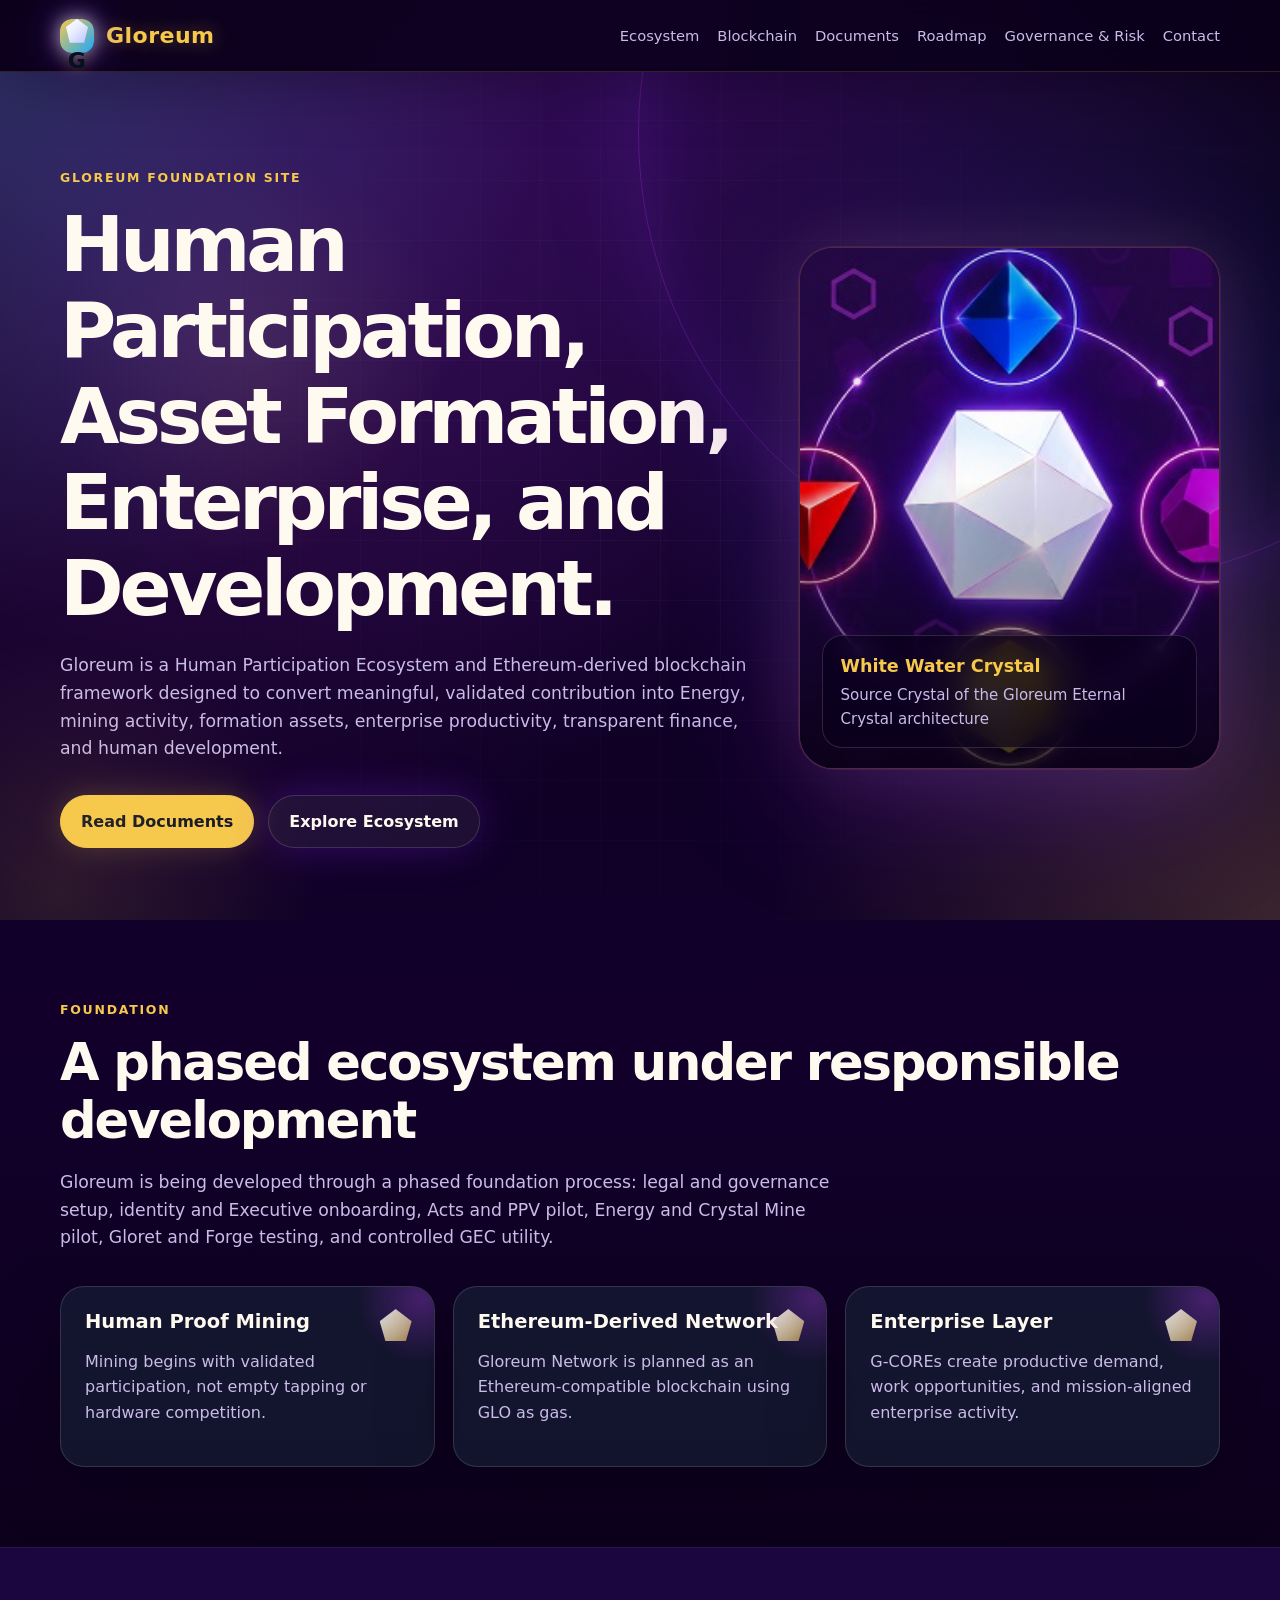
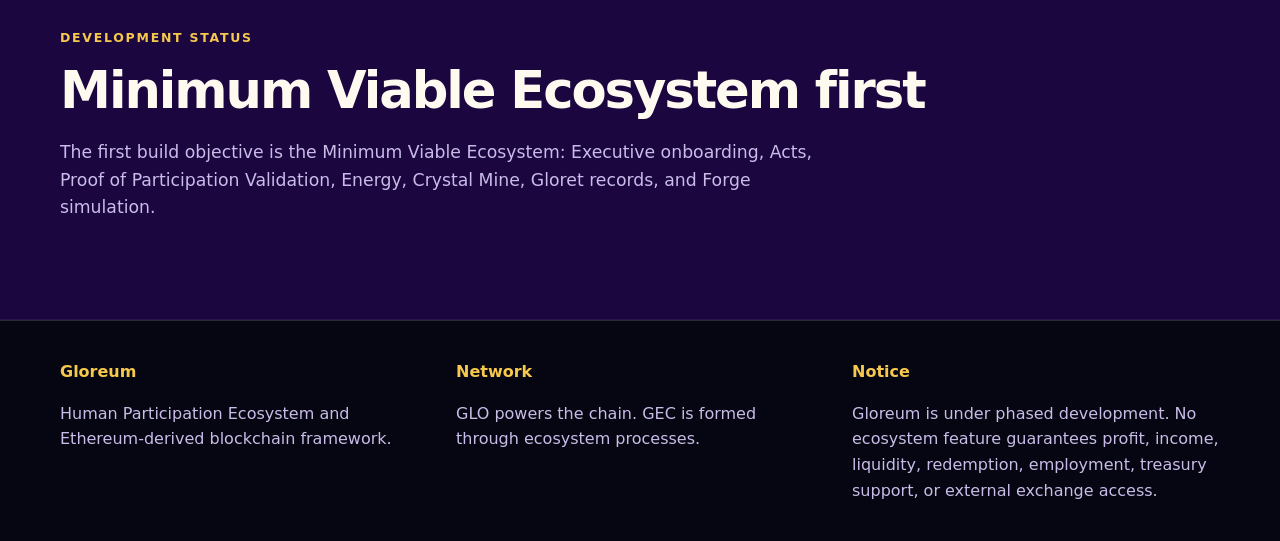
<file: index.html>
<!DOCTYPE html>
<html lang="en">
<head>
  <meta charset="UTF-8" />
  <meta name="viewport" content="width=device-width, initial-scale=1.0" />
  <title>Gloreum | Human Participation Ecosystem</title>
  <meta name="description" content="Gloreum is a Human Participation Ecosystem and Ethereum-derived blockchain framework for participation, asset formation, enterprise, transparent finance, and development." />
  <link rel="stylesheet" href="styles.css" />
</head>
<body>
  <header class="site-header">
    <div class="container nav">
      <a class="brand" href="index.html">
        <span class="brand-mark">G</span>
        <span>Gloreum</span>
      </a>

      <nav>
        <a href="ecosystem.html">Ecosystem</a>
        <a href="blockchain.html">Blockchain</a>
        <a href="documents.html">Documents</a>
        <a href="roadmap.html">Roadmap</a>
        <a href="governance-risk.html">Governance & Risk</a>
        <a href="contact.html">Contact</a>
      </nav>
    </div>
  </header>

  <main>
    <section class="hero">
      <div class="container hero-grid">
        <div>
          <p class="eyebrow">Gloreum Foundation Site</p>
          <h1>Human Participation, Asset Formation, Enterprise, and Development.</h1>
          <p class="hero-text">
            Gloreum is a Human Participation Ecosystem and Ethereum-derived blockchain framework
            designed to convert meaningful, validated contribution into Energy, mining activity,
            formation assets, enterprise productivity, transparent finance, and human development.
          </p>

          <div class="hero-actions">
            <a class="button primary" href="documents.html">Read Documents</a>
            <a class="button secondary" href="ecosystem.html">Explore Ecosystem</a>
          </div>
        </div>

        <div class="hero-visual">
  <img src="assets/gloreum-crystal-hero.jpg" alt="Gloreum White Water Crystal and Eternal Crystal orbit" />
  <div class="hero-visual-caption">
    <strong>White Water Crystal</strong>
    <span>Source Crystal of the Gloreum Eternal Crystal architecture</span>
  </div>
        </div>
      </div>
    </section>

    <section class="section">
      <div class="container">
        <p class="eyebrow">Foundation</p>
        <h2>A phased ecosystem under responsible development</h2>
        <p class="section-intro">
          Gloreum is being developed through a phased foundation process: legal and governance setup,
          identity and Executive onboarding, Acts and PPV pilot, Energy and Crystal Mine pilot,
          Gloret and Forge testing, and controlled GEC utility.
        </p>

        <div class="cards">
          <article class="card">
            <h3>Human Proof Mining</h3>
            <p>Mining begins with validated participation, not empty tapping or hardware competition.</p>
          </article>
          <article class="card">
            <h3>Ethereum-Derived Network</h3>
            <p>Gloreum Network is planned as an Ethereum-compatible blockchain using GLO as gas.</p>
          </article>
          <article class="card">
            <h3>Enterprise Layer</h3>
            <p>G-COREs create productive demand, work opportunities, and mission-aligned enterprise activity.</p>
          </article>
        </div>
      </div>
    </section>

    <section class="section alt">
      <div class="container">
        <p class="eyebrow">Development Status</p>
        <h2>Minimum Viable Ecosystem first</h2>
        <p class="section-intro">
          The first build objective is the Minimum Viable Ecosystem: Executive onboarding,
          Acts, Proof of Participation Validation, Energy, Crystal Mine, Gloret records,
          and Forge simulation.
        </p>
      </div>
    </section>
  </main>

  <footer class="site-footer">
    <div class="container footer-grid">
      <div>
        <strong>Gloreum</strong>
        <p>Human Participation Ecosystem and Ethereum-derived blockchain framework.</p>
      </div>
      <div>
        <strong>Network</strong>
        <p>GLO powers the chain. GEC is formed through ecosystem processes.</p>
      </div>
      <div>
        <strong>Notice</strong>
        <p>Gloreum is under phased development. No ecosystem feature guarantees profit, income, liquidity, redemption, employment, treasury support, or external exchange access.</p>
      </div>
    </div>
  </footer>
</body>
</html>
</file>
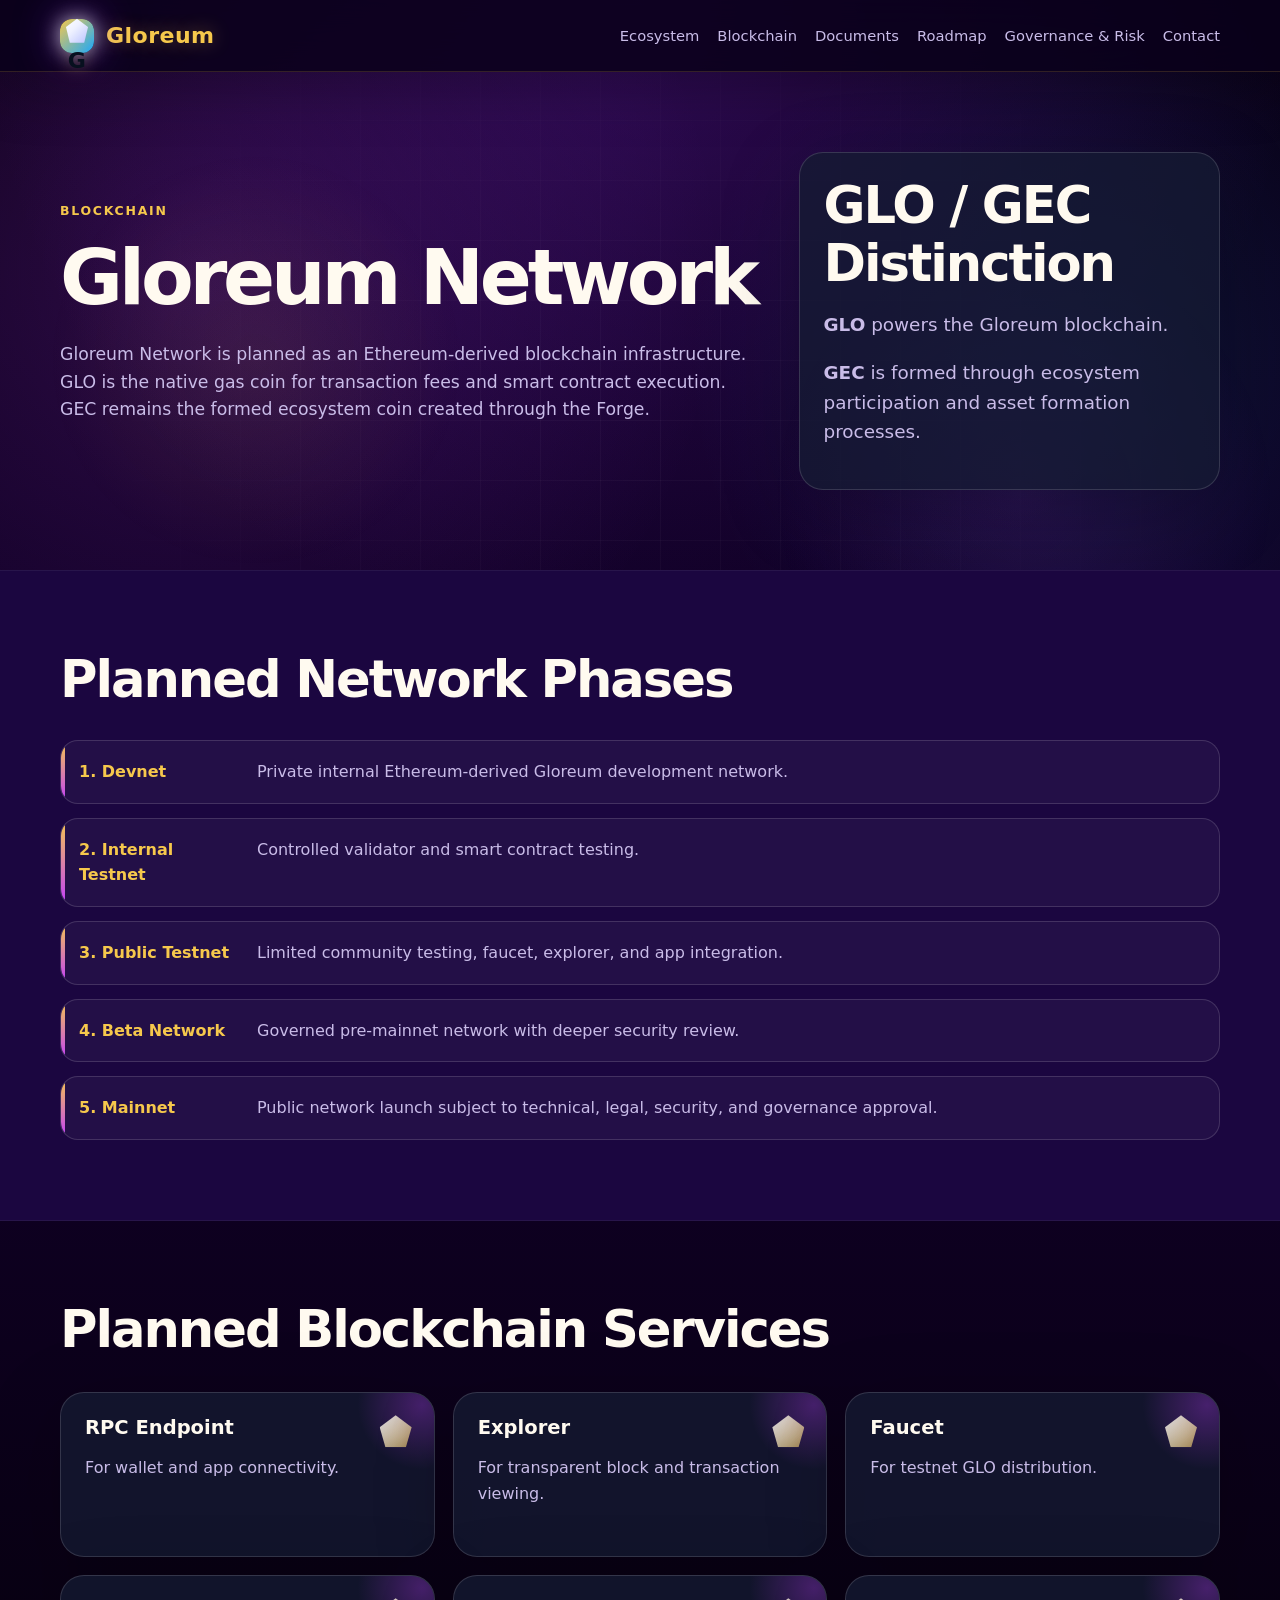
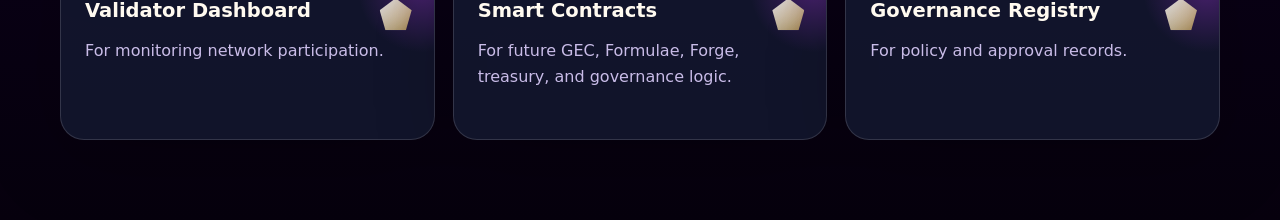
<file: blockchain.html>
<!DOCTYPE html>
<html lang="en">
<head>
  <meta charset="UTF-8" />
  <meta name="viewport" content="width=device-width, initial-scale=1.0" />
  <title>Gloreum Blockchain</title>
  <link rel="stylesheet" href="styles.css" />
</head>
<body>
  <header class="site-header">
    <div class="container nav">
      <a class="brand" href="index.html"><span class="brand-mark">G</span><span>Gloreum</span></a>
      <nav>
        <a href="ecosystem.html">Ecosystem</a>
        <a href="blockchain.html">Blockchain</a>
        <a href="documents.html">Documents</a>
        <a href="roadmap.html">Roadmap</a>
        <a href="governance-risk.html">Governance & Risk</a>
        <a href="contact.html">Contact</a>
      </nav>
    </div>
  </header>

  <main>
    <section class="section">
      <div class="container two-col">
        <div>
          <p class="eyebrow">Blockchain</p>
          <h1>Gloreum Network</h1>
          <p class="hero-text">
            Gloreum Network is planned as an Ethereum-derived blockchain infrastructure.
            GLO is the native gas coin for transaction fees and smart contract execution.
            GEC remains the formed ecosystem coin created through the Forge.
          </p>
        </div>

        <div class="hero-card">
          <h2>GLO / GEC Distinction</h2>
          <p><strong>GLO</strong> powers the Gloreum blockchain.</p>
          <p><strong>GEC</strong> is formed through ecosystem participation and asset formation processes.</p>
        </div>
      </div>
    </section>

    <section class="section alt">
      <div class="container">
        <h2>Planned Network Phases</h2>
        <div class="timeline">
          <div><strong>1. Devnet</strong><span>Private internal Ethereum-derived Gloreum development network.</span></div>
          <div><strong>2. Internal Testnet</strong><span>Controlled validator and smart contract testing.</span></div>
          <div><strong>3. Public Testnet</strong><span>Limited community testing, faucet, explorer, and app integration.</span></div>
          <div><strong>4. Beta Network</strong><span>Governed pre-mainnet network with deeper security review.</span></div>
          <div><strong>5. Mainnet</strong><span>Public network launch subject to technical, legal, security, and governance approval.</span></div>
        </div>
      </div>
    </section>

    <section class="section">
      <div class="container">
        <h2>Planned Blockchain Services</h2>
        <div class="cards">
          <article class="card"><h3>RPC Endpoint</h3><p>For wallet and app connectivity.</p></article>
          <article class="card"><h3>Explorer</h3><p>For transparent block and transaction viewing.</p></article>
          <article class="card"><h3>Faucet</h3><p>For testnet GLO distribution.</p></article>
          <article class="card"><h3>Validator Dashboard</h3><p>For monitoring network participation.</p></article>
          <article class="card"><h3>Smart Contracts</h3><p>For future GEC, Formulae, Forge, treasury, and governance logic.</p></article>
          <article class="card"><h3>Governance Registry</h3><p>For policy and approval records.</p></article>
        </div>
      </div>
    </section>
  </main>
</body>
</html>
</file>
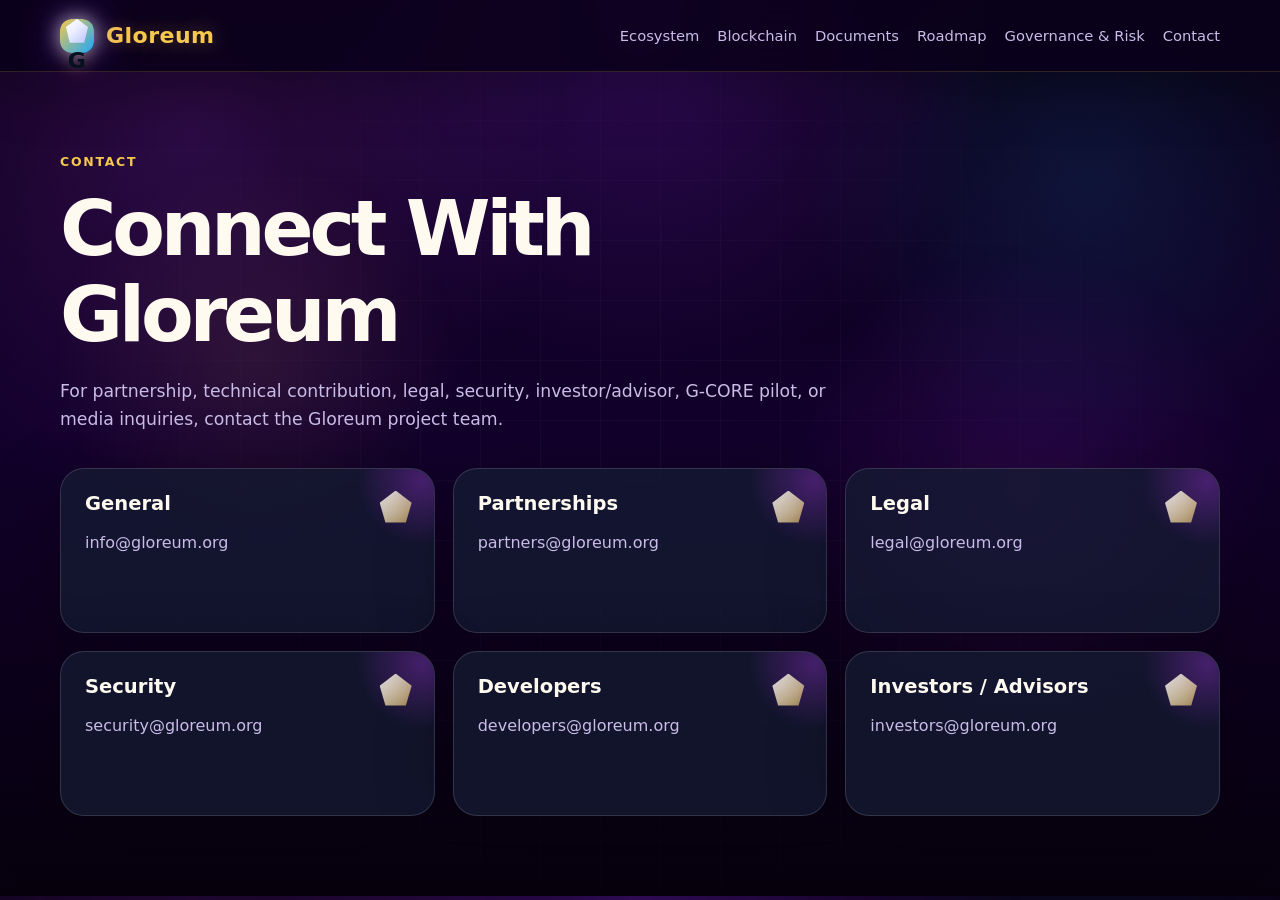
<file: contact.html>
<!DOCTYPE html>
<html lang="en">
<head>
  <meta charset="UTF-8" />
  <meta name="viewport" content="width=device-width, initial-scale=1.0" />
  <title>Contact Gloreum</title>
  <link rel="stylesheet" href="styles.css" />
</head>
<body>
  <header class="site-header">
    <div class="container nav">
      <a class="brand" href="index.html"><span class="brand-mark">G</span><span>Gloreum</span></a>
      <nav>
        <a href="ecosystem.html">Ecosystem</a>
        <a href="blockchain.html">Blockchain</a>
        <a href="documents.html">Documents</a>
        <a href="roadmap.html">Roadmap</a>
        <a href="governance-risk.html">Governance & Risk</a>
        <a href="contact.html">Contact</a>
      </nav>
    </div>
  </header>

  <main>
    <section class="section">
      <div class="container">
        <p class="eyebrow">Contact</p>
        <h1>Connect With Gloreum</h1>
        <p class="hero-text">
          For partnership, technical contribution, legal, security, investor/advisor,
          G-CORE pilot, or media inquiries, contact the Gloreum project team.
        </p>

        <div class="cards">
          <article class="card"><h3>General</h3><p>info@gloreum.org</p></article>
          <article class="card"><h3>Partnerships</h3><p>partners@gloreum.org</p></article>
          <article class="card"><h3>Legal</h3><p>legal@gloreum.org</p></article>
          <article class="card"><h3>Security</h3><p>security@gloreum.org</p></article>
          <article class="card"><h3>Developers</h3><p>developers@gloreum.org</p></article>
          <article class="card"><h3>Investors / Advisors</h3><p>investors@gloreum.org</p></article>
        </div>
      </div>
    </section>
  </main>
</body>
</html>
</file>
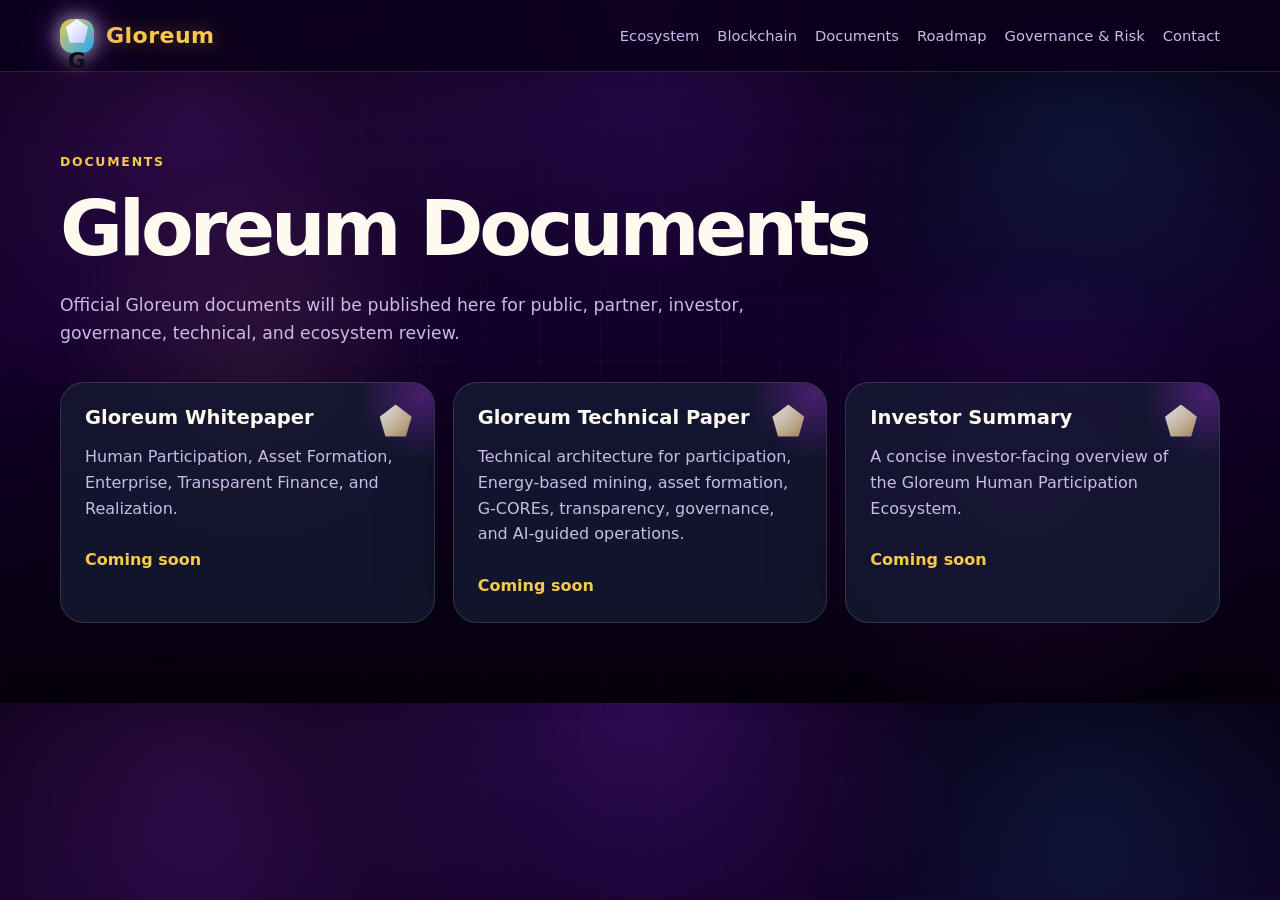
<file: documents.html>
<!DOCTYPE html>
<html lang="en">
<head>
  <meta charset="UTF-8" />
  <meta name="viewport" content="width=device-width, initial-scale=1.0" />
  <title>Gloreum Documents</title>
  <link rel="stylesheet" href="styles.css" />
</head>
<body>
  <header class="site-header">
    <div class="container nav">
      <a class="brand" href="index.html"><span class="brand-mark">G</span><span>Gloreum</span></a>
      <nav>
        <a href="ecosystem.html">Ecosystem</a>
        <a href="blockchain.html">Blockchain</a>
        <a href="documents.html">Documents</a>
        <a href="roadmap.html">Roadmap</a>
        <a href="governance-risk.html">Governance & Risk</a>
        <a href="contact.html">Contact</a>
      </nav>
    </div>
  </header>

  <main>
    <section class="section">
      <div class="container">
        <p class="eyebrow">Documents</p>
        <h1>Gloreum Documents</h1>
        <p class="hero-text">
          Official Gloreum documents will be published here for public, partner, investor,
          governance, technical, and ecosystem review.
        </p>

        <div class="cards three">
          <article class="card">
            <h3>Gloreum Whitepaper</h3>
            <p>Human Participation, Asset Formation, Enterprise, Transparent Finance, and Realization.</p>
            <a href="#">Coming soon</a>
          </article>
          <article class="card">
            <h3>Gloreum Technical Paper</h3>
            <p>Technical architecture for participation, Energy-based mining, asset formation, G-COREs, transparency, governance, and AI-guided operations.</p>
            <a href="#">Coming soon</a>
          </article>
          <article class="card">
            <h3>Investor Summary</h3>
            <p>A concise investor-facing overview of the Gloreum Human Participation Ecosystem.</p>
            <a href="#">Coming soon</a>
          </article>
        </div>
      </div>
    </section>
  </main>
</body>
</html>
</file>
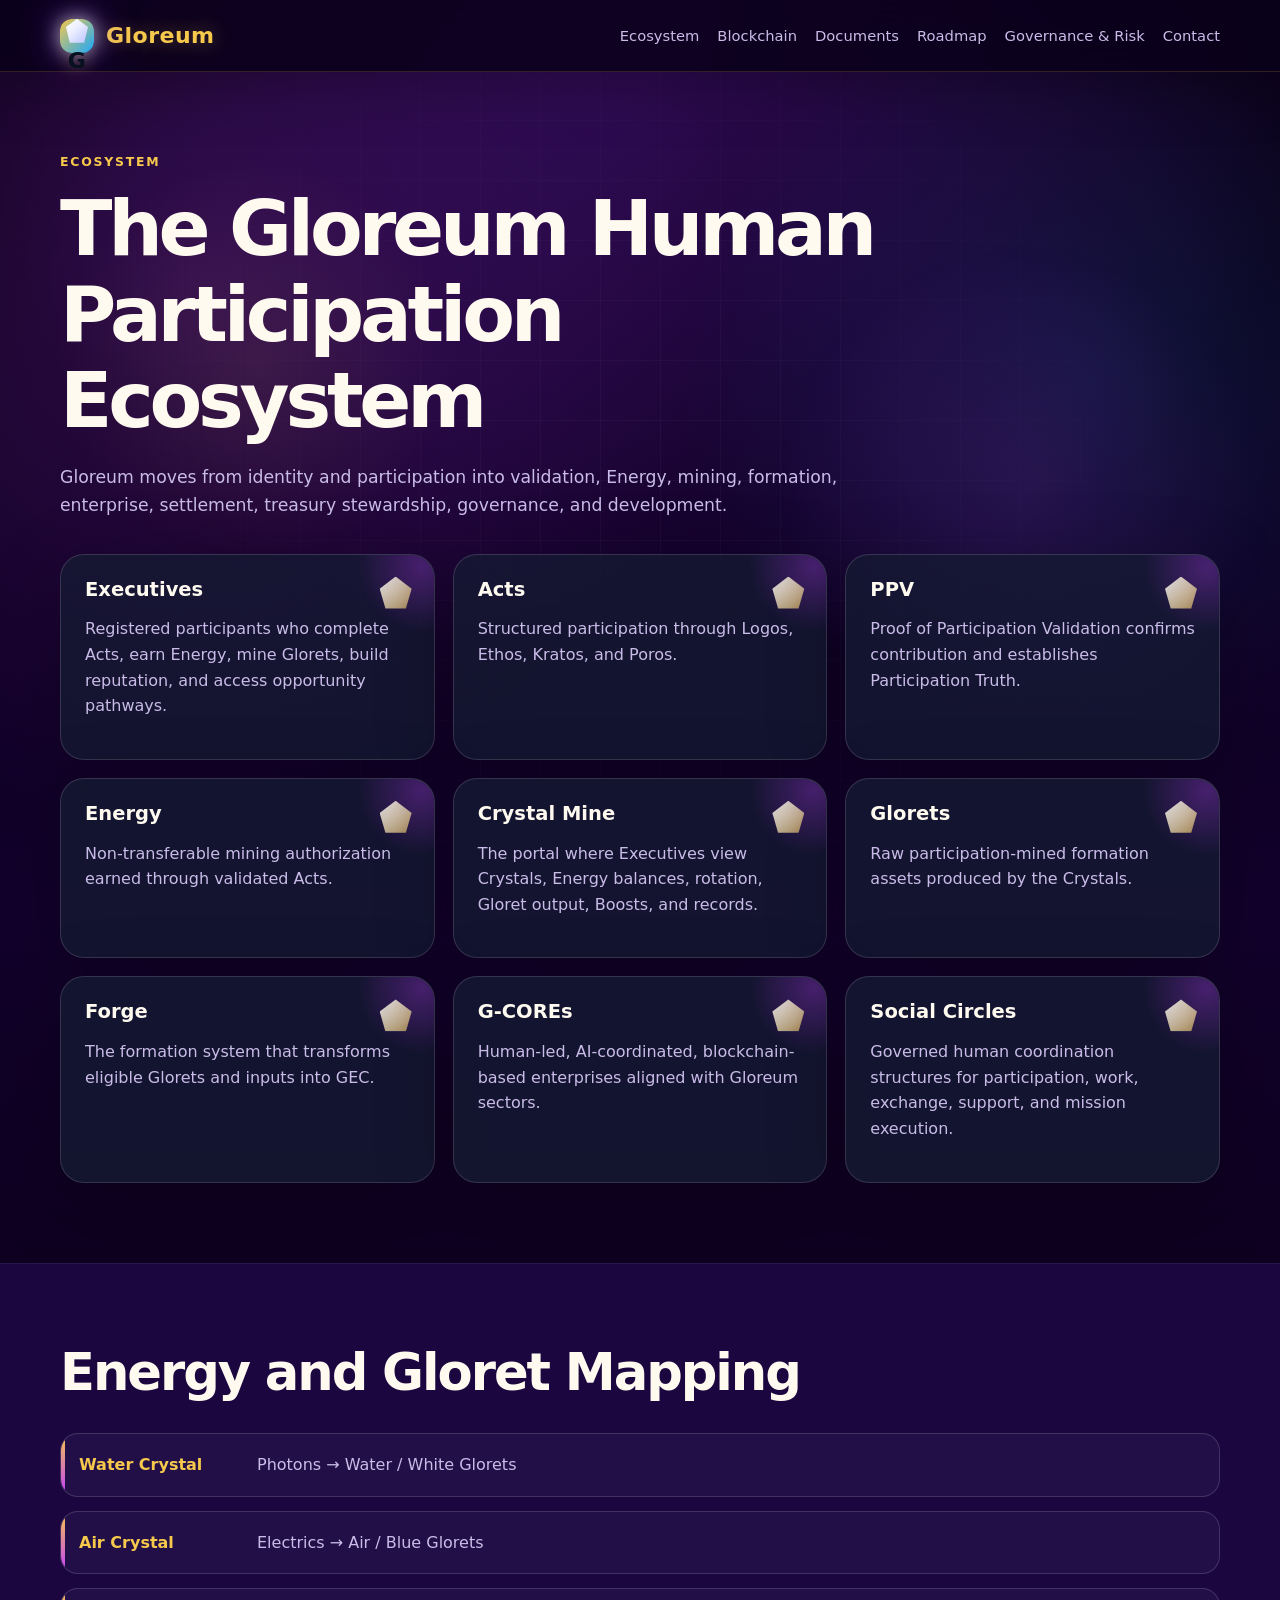
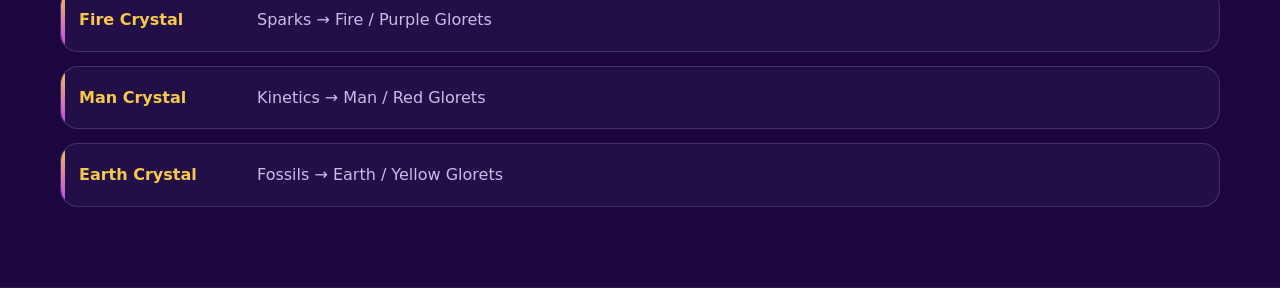
<file: ecosystem.html>
<!DOCTYPE html>
<html lang="en">
<head>
  <meta charset="UTF-8" />
  <meta name="viewport" content="width=device-width, initial-scale=1.0" />
  <title>Gloreum Ecosystem</title>
  <link rel="stylesheet" href="styles.css" />
</head>
<body>
  <header class="site-header">
    <div class="container nav">
      <a class="brand" href="index.html"><span class="brand-mark">G</span><span>Gloreum</span></a>
      <nav>
        <a href="ecosystem.html">Ecosystem</a>
        <a href="blockchain.html">Blockchain</a>
        <a href="documents.html">Documents</a>
        <a href="roadmap.html">Roadmap</a>
        <a href="governance-risk.html">Governance & Risk</a>
        <a href="contact.html">Contact</a>
      </nav>
    </div>
  </header>

  <main>
    <section class="section">
      <div class="container">
        <p class="eyebrow">Ecosystem</p>
        <h1>The Gloreum Human Participation Ecosystem</h1>
        <p class="hero-text">
          Gloreum moves from identity and participation into validation, Energy, mining,
          formation, enterprise, settlement, treasury stewardship, governance, and development.
        </p>

        <div class="cards">
          <article class="card"><h3>Executives</h3><p>Registered participants who complete Acts, earn Energy, mine Glorets, build reputation, and access opportunity pathways.</p></article>
          <article class="card"><h3>Acts</h3><p>Structured participation through Logos, Ethos, Kratos, and Poros.</p></article>
          <article class="card"><h3>PPV</h3><p>Proof of Participation Validation confirms contribution and establishes Participation Truth.</p></article>
          <article class="card"><h3>Energy</h3><p>Non-transferable mining authorization earned through validated Acts.</p></article>
          <article class="card"><h3>Crystal Mine</h3><p>The portal where Executives view Crystals, Energy balances, rotation, Gloret output, Boosts, and records.</p></article>
          <article class="card"><h3>Glorets</h3><p>Raw participation-mined formation assets produced by the Crystals.</p></article>
          <article class="card"><h3>Forge</h3><p>The formation system that transforms eligible Glorets and inputs into GEC.</p></article>
          <article class="card"><h3>G-COREs</h3><p>Human-led, AI-coordinated, blockchain-based enterprises aligned with Gloreum sectors.</p></article>
          <article class="card"><h3>Social Circles</h3><p>Governed human coordination structures for participation, work, exchange, support, and mission execution.</p></article>
        </div>
      </div>
    </section>

    <section class="section alt">
      <div class="container">
        <h2>Energy and Gloret Mapping</h2>
        <div class="timeline">
          <div><strong>Water Crystal</strong><span>Photons → Water / White Glorets</span></div>
          <div><strong>Air Crystal</strong><span>Electrics → Air / Blue Glorets</span></div>
          <div><strong>Fire Crystal</strong><span>Sparks → Fire / Purple Glorets</span></div>
          <div><strong>Man Crystal</strong><span>Kinetics → Man / Red Glorets</span></div>
          <div><strong>Earth Crystal</strong><span>Fossils → Earth / Yellow Glorets</span></div>
        </div>
      </div>
    </section>
  </main>
</body>
</html>
</file>
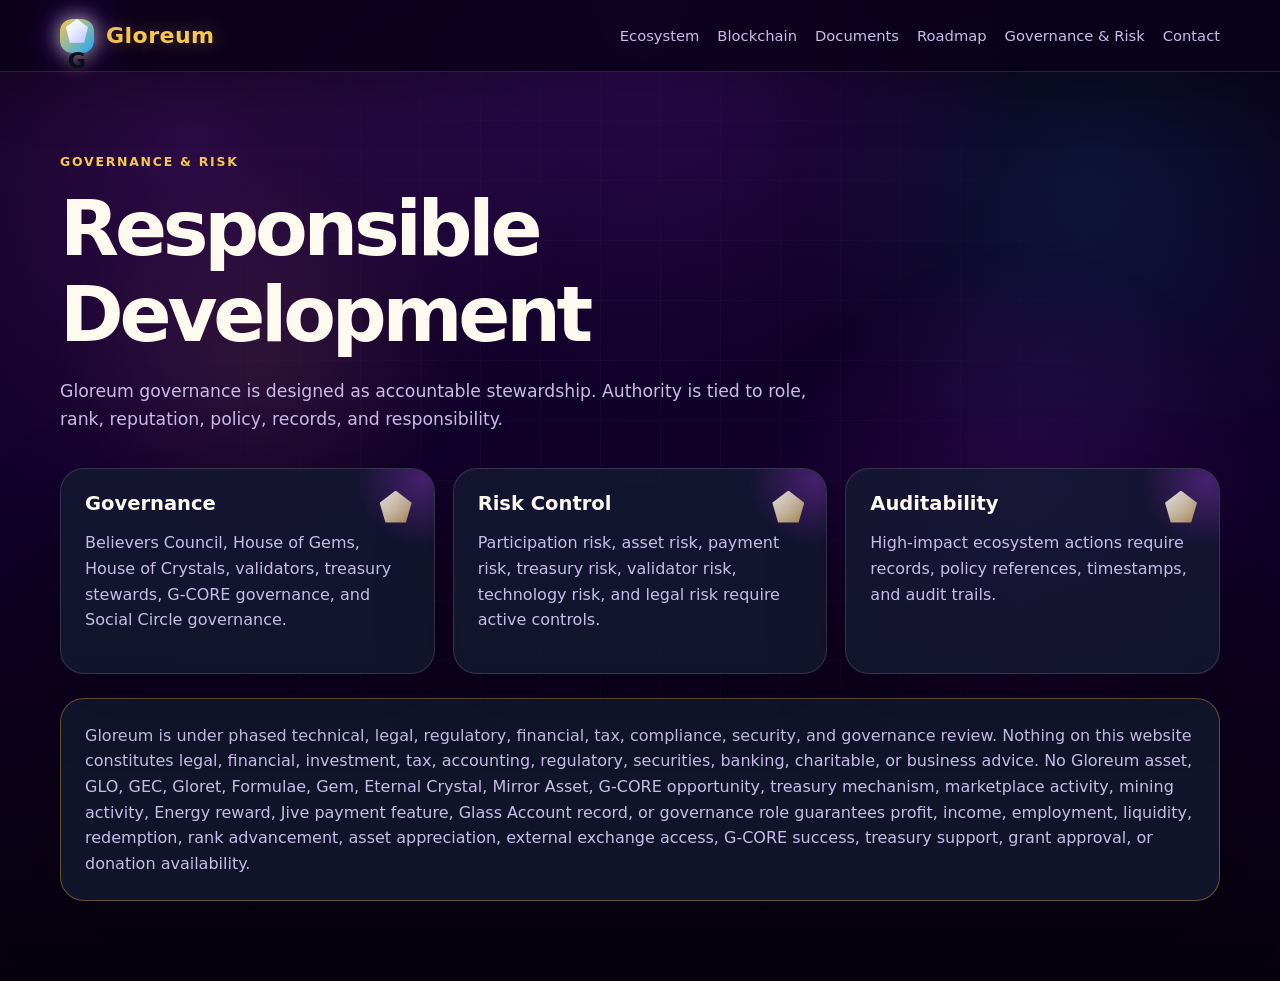
<file: governance-risk.html>
<!DOCTYPE html>
<html lang="en">
<head>
  <meta charset="UTF-8" />
  <meta name="viewport" content="width=device-width, initial-scale=1.0" />
  <title>Gloreum Governance & Risk</title>
  <link rel="stylesheet" href="styles.css" />
</head>
<body>
  <header class="site-header">
    <div class="container nav">
      <a class="brand" href="index.html"><span class="brand-mark">G</span><span>Gloreum</span></a>
      <nav>
        <a href="ecosystem.html">Ecosystem</a>
        <a href="blockchain.html">Blockchain</a>
        <a href="documents.html">Documents</a>
        <a href="roadmap.html">Roadmap</a>
        <a href="governance-risk.html">Governance & Risk</a>
        <a href="contact.html">Contact</a>
      </nav>
    </div>
  </header>

  <main>
    <section class="section">
      <div class="container">
        <p class="eyebrow">Governance & Risk</p>
        <h1>Responsible Development</h1>
        <p class="hero-text">
          Gloreum governance is designed as accountable stewardship. Authority is tied to role,
          rank, reputation, policy, records, and responsibility.
        </p>

        <div class="cards">
          <article class="card"><h3>Governance</h3><p>Believers Council, House of Gems, House of Crystals, validators, treasury stewards, G-CORE governance, and Social Circle governance.</p></article>
          <article class="card"><h3>Risk Control</h3><p>Participation risk, asset risk, payment risk, treasury risk, validator risk, technology risk, and legal risk require active controls.</p></article>
          <article class="card"><h3>Auditability</h3><p>High-impact ecosystem actions require records, policy references, timestamps, and audit trails.</p></article>
        </div>

        <div class="notice">
          Gloreum is under phased technical, legal, regulatory, financial, tax, compliance,
          security, and governance review. Nothing on this website constitutes legal, financial,
          investment, tax, accounting, regulatory, securities, banking, charitable, or business advice.
          No Gloreum asset, GLO, GEC, Gloret, Formulae, Gem, Eternal Crystal, Mirror Asset,
          G-CORE opportunity, treasury mechanism, marketplace activity, mining activity,
          Energy reward, Jive payment feature, Glass Account record, or governance role
          guarantees profit, income, employment, liquidity, redemption, rank advancement,
          asset appreciation, external exchange access, G-CORE success, treasury support,
          grant approval, or donation availability.
        </div>
      </div>
    </section>
  </main>
</body>
</html>
</file>
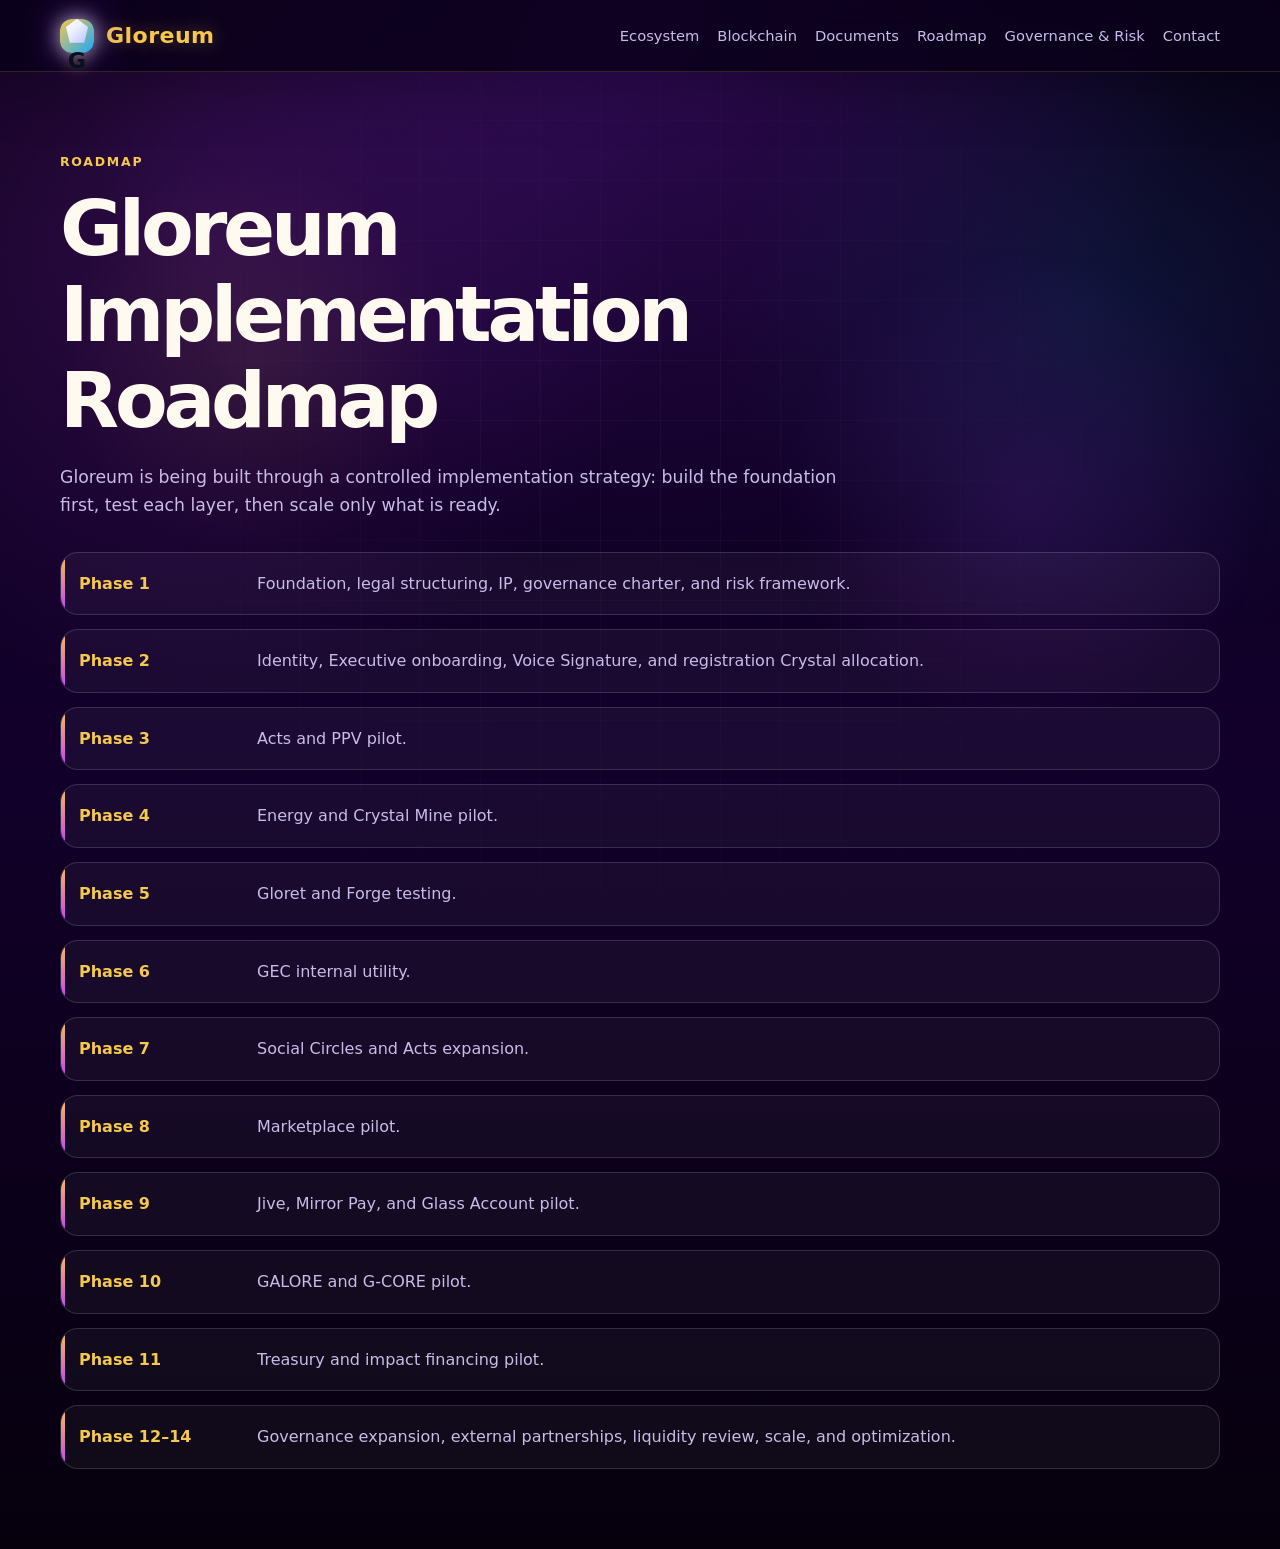
<file: roadmap.html>
<!DOCTYPE html>
<html lang="en">
<head>
  <meta charset="UTF-8" />
  <meta name="viewport" content="width=device-width, initial-scale=1.0" />
  <title>Gloreum Roadmap</title>
  <link rel="stylesheet" href="styles.css" />
</head>
<body>
  <header class="site-header">
    <div class="container nav">
      <a class="brand" href="index.html"><span class="brand-mark">G</span><span>Gloreum</span></a>
      <nav>
        <a href="ecosystem.html">Ecosystem</a>
        <a href="blockchain.html">Blockchain</a>
        <a href="documents.html">Documents</a>
        <a href="roadmap.html">Roadmap</a>
        <a href="governance-risk.html">Governance & Risk</a>
        <a href="contact.html">Contact</a>
      </nav>
    </div>
  </header>

  <main>
    <section class="section">
      <div class="container">
        <p class="eyebrow">Roadmap</p>
        <h1>Gloreum Implementation Roadmap</h1>
        <p class="hero-text">
          Gloreum is being built through a controlled implementation strategy:
          build the foundation first, test each layer, then scale only what is ready.
        </p>

        <div class="timeline">
          <div><strong>Phase 1</strong><span>Foundation, legal structuring, IP, governance charter, and risk framework.</span></div>
          <div><strong>Phase 2</strong><span>Identity, Executive onboarding, Voice Signature, and registration Crystal allocation.</span></div>
          <div><strong>Phase 3</strong><span>Acts and PPV pilot.</span></div>
          <div><strong>Phase 4</strong><span>Energy and Crystal Mine pilot.</span></div>
          <div><strong>Phase 5</strong><span>Gloret and Forge testing.</span></div>
          <div><strong>Phase 6</strong><span>GEC internal utility.</span></div>
          <div><strong>Phase 7</strong><span>Social Circles and Acts expansion.</span></div>
          <div><strong>Phase 8</strong><span>Marketplace pilot.</span></div>
          <div><strong>Phase 9</strong><span>Jive, Mirror Pay, and Glass Account pilot.</span></div>
          <div><strong>Phase 10</strong><span>GALORE and G-CORE pilot.</span></div>
          <div><strong>Phase 11</strong><span>Treasury and impact financing pilot.</span></div>
          <div><strong>Phase 12–14</strong><span>Governance expansion, external partnerships, liquidity review, scale, and optimization.</span></div>
        </div>
      </div>
    </section>
  </main>
</body>
</html>
</file>
<file: styles.css>
:root {
  --bg: #070011;
  --bg-deep: #0d001f;
  --bg-purple: #160033;
  --bg-soft: #1b0640;
  --panel: rgba(36, 12, 74, 0.78);
  --panel-solid: #1a0638;

  --text: #fffaf0;
  --muted: #c9bce8;
  --line: rgba(255, 255, 255, 0.14);

  --gold: #f6c84c;
  --gold-soft: #ffe08a;
  --purple: #8a2cff;
  --purple-bright: #c03cff;
  --blue: #18a8ff;
  --red: #ff1e2d;
  --yellow: #ffd400;
  --white-crystal: #ffffff;

  --shadow-purple: 0 0 40px rgba(137, 44, 255, 0.28);
  --shadow-gold: 0 0 30px rgba(246, 200, 76, 0.22);
}

* {
  box-sizing: border-box;
}

html {
  scroll-behavior: smooth;
}

body {
  margin: 0;
  font-family: Inter, system-ui, -apple-system, BlinkMacSystemFont, "Segoe UI", sans-serif;
  background:
    radial-gradient(circle at top center, rgba(118, 32, 204, 0.35), transparent 34%),
    radial-gradient(circle at 15% 15%, rgba(192, 60, 255, 0.18), transparent 28%),
    radial-gradient(circle at 85% 20%, rgba(24, 168, 255, 0.12), transparent 22%),
    linear-gradient(180deg, #090014 0%, #12002b 48%, #06000d 100%);
  color: var(--text);
  line-height: 1.6;
  overflow-x: hidden;
}

body::before {
  content: "";
  position: fixed;
  inset: 0;
  pointer-events: none;
  background-image:
    linear-gradient(rgba(255,255,255,0.035) 1px, transparent 1px),
    linear-gradient(90deg, rgba(255,255,255,0.035) 1px, transparent 1px);
  background-size: 60px 60px;
  mask-image: radial-gradient(circle at center, black, transparent 78%);
  z-index: -2;
}

body::after {
  content: "";
  position: fixed;
  inset: 0;
  pointer-events: none;
  background:
    radial-gradient(circle at 20% 40%, rgba(246, 200, 76, 0.08), transparent 18%),
    radial-gradient(circle at 80% 55%, rgba(192, 60, 255, 0.12), transparent 22%);
  z-index: -1;
}

a {
  color: inherit;
  text-decoration: none;
}

.container {
  width: min(1160px, calc(100% - 32px));
  margin: 0 auto;
}

/* Header */

.site-header {
  position: sticky;
  top: 0;
  z-index: 20;
  background: rgba(10, 0, 26, 0.86);
  backdrop-filter: blur(18px);
  border-bottom: 1px solid rgba(246, 200, 76, 0.16);
  box-shadow: 0 12px 60px rgba(0, 0, 0, 0.28);
}

.nav {
  display: flex;
  align-items: center;
  justify-content: space-between;
  padding: 18px 0;
  gap: 24px;
}

.brand {
  display: flex;
  align-items: center;
  gap: 12px;
  font-weight: 900;
  font-size: 1.38rem;
  letter-spacing: 0.02em;
  color: var(--gold);
  text-shadow: 0 0 18px rgba(246, 200, 76, 0.35);
}

.brand-mark {
  position: relative;
  display: grid;
  place-items: center;
  width: 42px;
  height: 42px;
  color: transparent;
  border-radius: 50%;
  background:
    radial-gradient(circle, #ffffff 0%, #f1f3ff 35%, #cbd1ff 58%, rgba(255,255,255,0.1) 100%);
  box-shadow:
    0 0 20px rgba(255,255,255,0.7),
    0 0 44px rgba(137, 44, 255, 0.55);
}

.brand-mark::before {
  content: "";
  width: 24px;
  height: 24px;
  background: linear-gradient(135deg, #ffffff 0%, #eef1ff 40%, #b7c0ff 100%);
  clip-path: polygon(50% 0%, 96% 35%, 80% 100%, 20% 100%, 4% 35%);
  filter: drop-shadow(0 0 8px rgba(255,255,255,0.95));
}

nav {
  display: flex;
  gap: 18px;
  flex-wrap: wrap;
  font-size: 0.92rem;
  color: var(--muted);
}

nav a {
  transition: color 0.2s ease, text-shadow 0.2s ease;
}

nav a:hover {
  color: var(--gold-soft);
  text-shadow: 0 0 16px rgba(246, 200, 76, 0.45);
}

/* Hero */

.hero {
  position: relative;
  padding: 108px 0 90px;
  overflow: hidden;
}

.hero::before {
  content: "";
  position: absolute;
  width: 900px;
  height: 900px;
  top: -390px;
  right: -260px;
  border: 1px solid rgba(192, 60, 255, 0.28);
  border-radius: 50%;
  box-shadow:
    inset 0 0 80px rgba(137, 44, 255, 0.16),
    0 0 100px rgba(137, 44, 255, 0.18);
  pointer-events: none;
}

.hero::after {
  content: "";
  position: absolute;
  width: 560px;
  height: 560px;
  left: -220px;
  bottom: -250px;
  background: radial-gradient(circle, rgba(246, 200, 76, 0.12), transparent 65%);
  pointer-events: none;
}

.hero-grid,
.two-col {
  display: grid;
  grid-template-columns: 1.08fr 0.92fr;
  gap: 44px;
  align-items: center;
}

.eyebrow {
  color: var(--gold);
  text-transform: uppercase;
  letter-spacing: 0.16em;
  font-weight: 900;
  font-size: 0.78rem;
  margin: 0 0 16px;
}

h1,
h2,
h3 {
  line-height: 1.08;
  margin: 0;
}

h1 {
  font-size: clamp(2.65rem, 6vw, 5.35rem);
  max-width: 900px;
  letter-spacing: -0.055em;
}

h2 {
  font-size: clamp(2rem, 4vw, 3.35rem);
  letter-spacing: -0.04em;
}

h3 {
  font-size: 1.22rem;
}

.hero-text,
.section-intro {
  color: var(--muted);
  font-size: 1.11rem;
  max-width: 780px;
  margin-top: 22px;
}

.hero-actions {
  display: flex;
  gap: 14px;
  margin-top: 34px;
  flex-wrap: wrap;
}

.button {
  display: inline-flex;
  border-radius: 999px;
  padding: 14px 22px;
  font-weight: 900;
  border: 1px solid var(--line);
  transition: transform 0.2s ease, box-shadow 0.2s ease, background 0.2s ease;
}

.button:hover {
  transform: translateY(-2px);
}

.button.primary {
  background: linear-gradient(135deg, var(--gold), var(--gold-soft));
  color: #140026;
  border-color: rgba(255, 224, 138, 0.8);
  box-shadow: var(--shadow-gold);
}

.button.secondary {
  background: rgba(255, 255, 255, 0.055);
  box-shadow: var(--shadow-purple);
}

.button.secondary:hover {
  background: rgba(137, 44, 255, 0.18);
}

/* Hero image */

.hero-visual {
  position: relative;
  border-radius: 34px;
  overflow: hidden;
  border: 1px solid rgba(246, 200, 76, 0.24);
  background: #120026;
  box-shadow:
    0 0 0 1px rgba(192, 60, 255, 0.16),
    0 30px 120px rgba(87, 22, 170, 0.42),
    0 0 70px rgba(246, 200, 76, 0.12);
}

.hero-visual img {
  display: block;
  width: 100%;
  height: min(520px, 62vw);
  object-fit: cover;
  transform: scale(1.01);
}

.hero-visual::after {
  content: "";
  position: absolute;
  inset: 0;
  background:
    linear-gradient(180deg, transparent 45%, rgba(7, 0, 17, 0.76) 100%),
    radial-gradient(circle at center, transparent 45%, rgba(7, 0, 17, 0.18) 100%);
  pointer-events: none;
}

.hero-visual-caption {
  position: absolute;
  left: 22px;
  right: 22px;
  bottom: 20px;
  z-index: 2;
  display: grid;
  gap: 3px;
  padding: 16px 18px;
  border-radius: 20px;
  background: rgba(10, 0, 28, 0.68);
  border: 1px solid rgba(255, 255, 255, 0.14);
  backdrop-filter: blur(12px);
}

.hero-visual-caption strong {
  color: var(--gold);
  font-size: 1.1rem;
}

.hero-visual-caption span {
  color: var(--muted);
  font-size: 0.94rem;
}

/* Cards and panels */

.hero-card,
.panel,
.card,
.notice {
  border: 1px solid rgba(246, 200, 76, 0.16);
  background:
    linear-gradient(180deg, rgba(36, 12, 74, 0.82), rgba(14, 0, 32, 0.72));
  border-radius: 26px;
  padding: 26px;
  box-shadow:
    0 20px 80px rgba(0, 0, 0, 0.25),
    0 0 44px rgba(137, 44, 255, 0.15);
}

.hero-card p {
  color: var(--muted);
  font-size: 1.15rem;
}

.coin-row {
  display: grid;
  grid-template-columns: 1fr 1fr;
  gap: 14px;
  margin-top: 24px;
}

.coin-row div {
  position: relative;
  overflow: hidden;
  border: 1px solid rgba(246, 200, 76, 0.22);
  border-radius: 20px;
  padding: 20px;
  background:
    radial-gradient(circle at 30% 20%, rgba(246, 200, 76, 0.24), transparent 45%),
    rgba(255, 255, 255, 0.045);
}

.coin-row div::before {
  content: "";
  position: absolute;
  inset: -40%;
  background: linear-gradient(120deg, transparent, rgba(255,255,255,0.16), transparent);
  transform: rotate(25deg);
}

.coin-row strong {
  display: block;
  font-size: 1.85rem;
  color: var(--gold);
}

.coin-row span {
  color: var(--muted);
}

/* Sections */

.section {
  padding: 86px 0;
  position: relative;
}

.section.alt {
  background:
    radial-gradient(circle at 80% 10%, rgba(137, 44, 255, 0.18), transparent 28%),
    linear-gradient(180deg, rgba(22, 0, 51, 0.72), rgba(10, 0, 25, 0.88));
  border-top: 1px solid rgba(255,255,255,0.06);
  border-bottom: 1px solid rgba(255,255,255,0.06);
}

.cards {
  display: grid;
  grid-template-columns: repeat(3, 1fr);
  gap: 18px;
  margin-top: 36px;
}

.cards.three {
  grid-template-columns: repeat(3, 1fr);
}

.card {
  position: relative;
  overflow: hidden;
  min-height: 165px;
  transition: transform 0.22s ease, border-color 0.22s ease, box-shadow 0.22s ease;
}

.card::before {
  content: "";
  position: absolute;
  width: 140px;
  height: 140px;
  right: -58px;
  top: -58px;
  border-radius: 50%;
  background: radial-gradient(circle, rgba(192, 60, 255, 0.3), transparent 65%);
}

.card::after {
  content: "";
  position: absolute;
  right: 22px;
  top: 22px;
  width: 32px;
  height: 32px;
  opacity: 0.9;
  background: linear-gradient(135deg, rgba(255,255,255,0.95), rgba(246,200,76,0.6));
  clip-path: polygon(50% 0%, 100% 38%, 82% 100%, 18% 100%, 0% 38%);
  filter: drop-shadow(0 0 12px rgba(255,255,255,0.55));
}

.card:hover {
  transform: translateY(-6px);
  border-color: rgba(246, 200, 76, 0.42);
  box-shadow:
    0 30px 90px rgba(0,0,0,0.33),
    0 0 48px rgba(192, 60, 255, 0.25);
}

.card p,
.panel p,
.panel li {
  color: var(--muted);
}

.card a {
  display: inline-block;
  margin-top: 10px;
  color: var(--gold);
  font-weight: 900;
}

/* Timeline */

.timeline {
  display: grid;
  gap: 14px;
  margin-top: 34px;
}

.timeline div {
  position: relative;
  overflow: hidden;
  display: grid;
  grid-template-columns: 170px 1fr;
  gap: 18px;
  align-items: start;
  border: 1px solid rgba(246, 200, 76, 0.14);
  border-radius: 20px;
  padding: 19px;
  background: rgba(255, 255, 255, 0.045);
}

.timeline div::before {
  content: "";
  position: absolute;
  inset: 0;
  width: 4px;
  background: linear-gradient(180deg, var(--gold), var(--purple-bright));
}

.timeline strong {
  color: var(--gold);
}

.timeline span {
  color: var(--muted);
}

/* Notice and contact */

.notice {
  margin-top: 26px;
  color: var(--muted);
  border-color: rgba(246, 200, 76, 0.35);
  background:
    linear-gradient(180deg, rgba(70, 16, 68, 0.72), rgba(14, 0, 32, 0.8));
}

.contact-list {
  display: flex;
  flex-wrap: wrap;
  gap: 12px;
  margin-top: 22px;
}

.contact-list span {
  border: 1px solid rgba(246, 200, 76, 0.16);
  border-radius: 999px;
  padding: 10px 14px;
  color: var(--muted);
  background: rgba(255, 255, 255, 0.04);
}

/* Footer */

.site-footer {
  border-top: 1px solid rgba(246, 200, 76, 0.16);
  padding: 40px 0;
  background: #05000d;
}

.footer-grid {
  display: grid;
  grid-template-columns: repeat(3, 1fr);
  gap: 28px;
}

.footer-grid strong {
  color: var(--gold);
}

.footer-grid p {
  color: var(--muted);
  margin-bottom: 0;
}

/* Mobile */

@media (max-width: 900px) {
  .nav {
    align-items: flex-start;
    flex-direction: column;
  }

  .hero-grid,
  .two-col,
  .cards,
  .cards.three,
  .footer-grid {
    grid-template-columns: 1fr;
  }

  .timeline div {
    grid-template-columns: 1fr;
  }

  .hero {
    padding-top: 66px;
  }

  .hero-visual img {
    height: 380px;
  }

  nav {
    gap: 12px;
  }
}

@media (max-width: 520px) {
  .coin-row {
    grid-template-columns: 1fr;
  }

  .hero-visual img {
    height: 300px;
  }

  h1 {
    font-size: 2.45rem;
  }
}.brand-mark {
  display: grid;
  place-items: center;
  width: 34px;
  height: 34px;
  border-radius: 12px;
  background: linear-gradient(135deg, var(--gold), var(--blue));
  color: #07101f;
}

nav {
  display: flex;
  gap: 18px;
  flex-wrap: wrap;
  font-size: 0.92rem;
  color: var(--muted);
}

nav a:hover {
  color: var(--white);
}

.hero {
  padding: 96px 0 72px;
  background:
    radial-gradient(circle at top left, rgba(93, 168, 255, 0.24), transparent 36%),
    radial-gradient(circle at bottom right, rgba(245, 200, 75, 0.18), transparent 34%);
}

.hero-grid,
.two-col {
  display: grid;
  grid-template-columns: 1.25fr 0.75fr;
  gap: 36px;
  align-items: center;
}

.eyebrow {
  color: var(--gold);
  text-transform: uppercase;
  letter-spacing: 0.14em;
  font-weight: 800;
  font-size: 0.78rem;
  margin: 0 0 14px;
}

h1,
h2,
h3 {
  line-height: 1.12;
  margin: 0;
}

h1 {
  font-size: clamp(2.4rem, 6vw, 5rem);
  max-width: 850px;
}

h2 {
  font-size: clamp(2rem, 4vw, 3.2rem);
}

h3 {
  font-size: 1.22rem;
}

.hero-text,
.section-intro {
  color: var(--muted);
  font-size: 1.08rem;
  max-width: 780px;
  margin-top: 20px;
}

.hero-actions {
  display: flex;
  gap: 14px;
  margin-top: 32px;
  flex-wrap: wrap;
}

.button {
  display: inline-flex;
  border-radius: 999px;
  padding: 13px 20px;
  font-weight: 800;
  border: 1px solid var(--line);
}

.button.primary {
  background: var(--gold);
  color: #101326;
  border-color: var(--gold);
}

.button.secondary {
  background: rgba(255, 255, 255, 0.06);
}

.hero-card,
.panel,
.card,
.notice {
  border: 1px solid var(--line);
  background: rgba(21, 26, 51, 0.78);
  border-radius: 24px;
  padding: 24px;
  box-shadow: 0 20px 80px rgba(0, 0, 0, 0.22);
}

.hero-card p {
  color: var(--muted);
  font-size: 1.15rem;
}

.coin-row {
  display: grid;
  grid-template-columns: 1fr 1fr;
  gap: 14px;
  margin-top: 24px;
}

.coin-row div {
  border: 1px solid var(--line);
  border-radius: 18px;
  padding: 18px;
  background: rgba(255, 255, 255, 0.04);
}

.coin-row strong {
  display: block;
  font-size: 1.7rem;
  color: var(--gold);
}

.coin-row span {
  color: var(--muted);
}

.section {
  padding: 80px 0;
}

.section.alt {
  background: var(--bg-soft);
}

.cards {
  display: grid;
  grid-template-columns: repeat(3, 1fr);
  gap: 18px;
  margin-top: 34px;
}

.cards.three {
  grid-template-columns: repeat(3, 1fr);
}

.card p,
.panel p,
.panel li {
  color: var(--muted);
}

.card a {
  display: inline-block;
  margin-top: 10px;
  color: var(--gold);
  font-weight: 800;
}

.panel ol {
  margin: 16px 0 0;
  padding-left: 22px;
}

.timeline {
  display: grid;
  gap: 14px;
  margin-top: 32px;
}

.timeline div {
  display: grid;
  grid-template-columns: 160px 1fr;
  gap: 18px;
  align-items: start;
  border: 1px solid var(--line);
  border-radius: 18px;
  padding: 18px;
  background: rgba(255, 255, 255, 0.04);
}

.timeline strong {
  color: var(--gold);
}

.timeline span {
  color: var(--muted);
}

.notice {
  margin-top: 24px;
  color: var(--muted);
  border-color: rgba(245, 200, 75, 0.35);
}

.contact-list {
  display: flex;
  flex-wrap: wrap;
  gap: 12px;
  margin-top: 22px;
}

.contact-list span {
  border: 1px solid var(--line);
  border-radius: 999px;
  padding: 10px 14px;
  color: var(--muted);
  background: rgba(255, 255, 255, 0.04);
}

.site-footer {
  border-top: 1px solid var(--line);
  padding: 38px 0;
  background: #050611;
}

.footer-grid {
  display: grid;
  grid-template-columns: repeat(3, 1fr);
  gap: 28px;
}

.footer-grid p {
  color: var(--muted);
  margin-bottom: 0;
}

@media (max-width: 860px) {
  .nav {
    align-items: flex-start;
    flex-direction: column;
  }

  .hero-grid,
  .two-col,
  .cards,
  .cards.three,
  .footer-grid {
    grid-template-columns: 1fr;
  }

  .timeline div {
    grid-template-columns: 1fr;
  }

  .hero {
    padding-top: 64px;
  }
}
</file>
